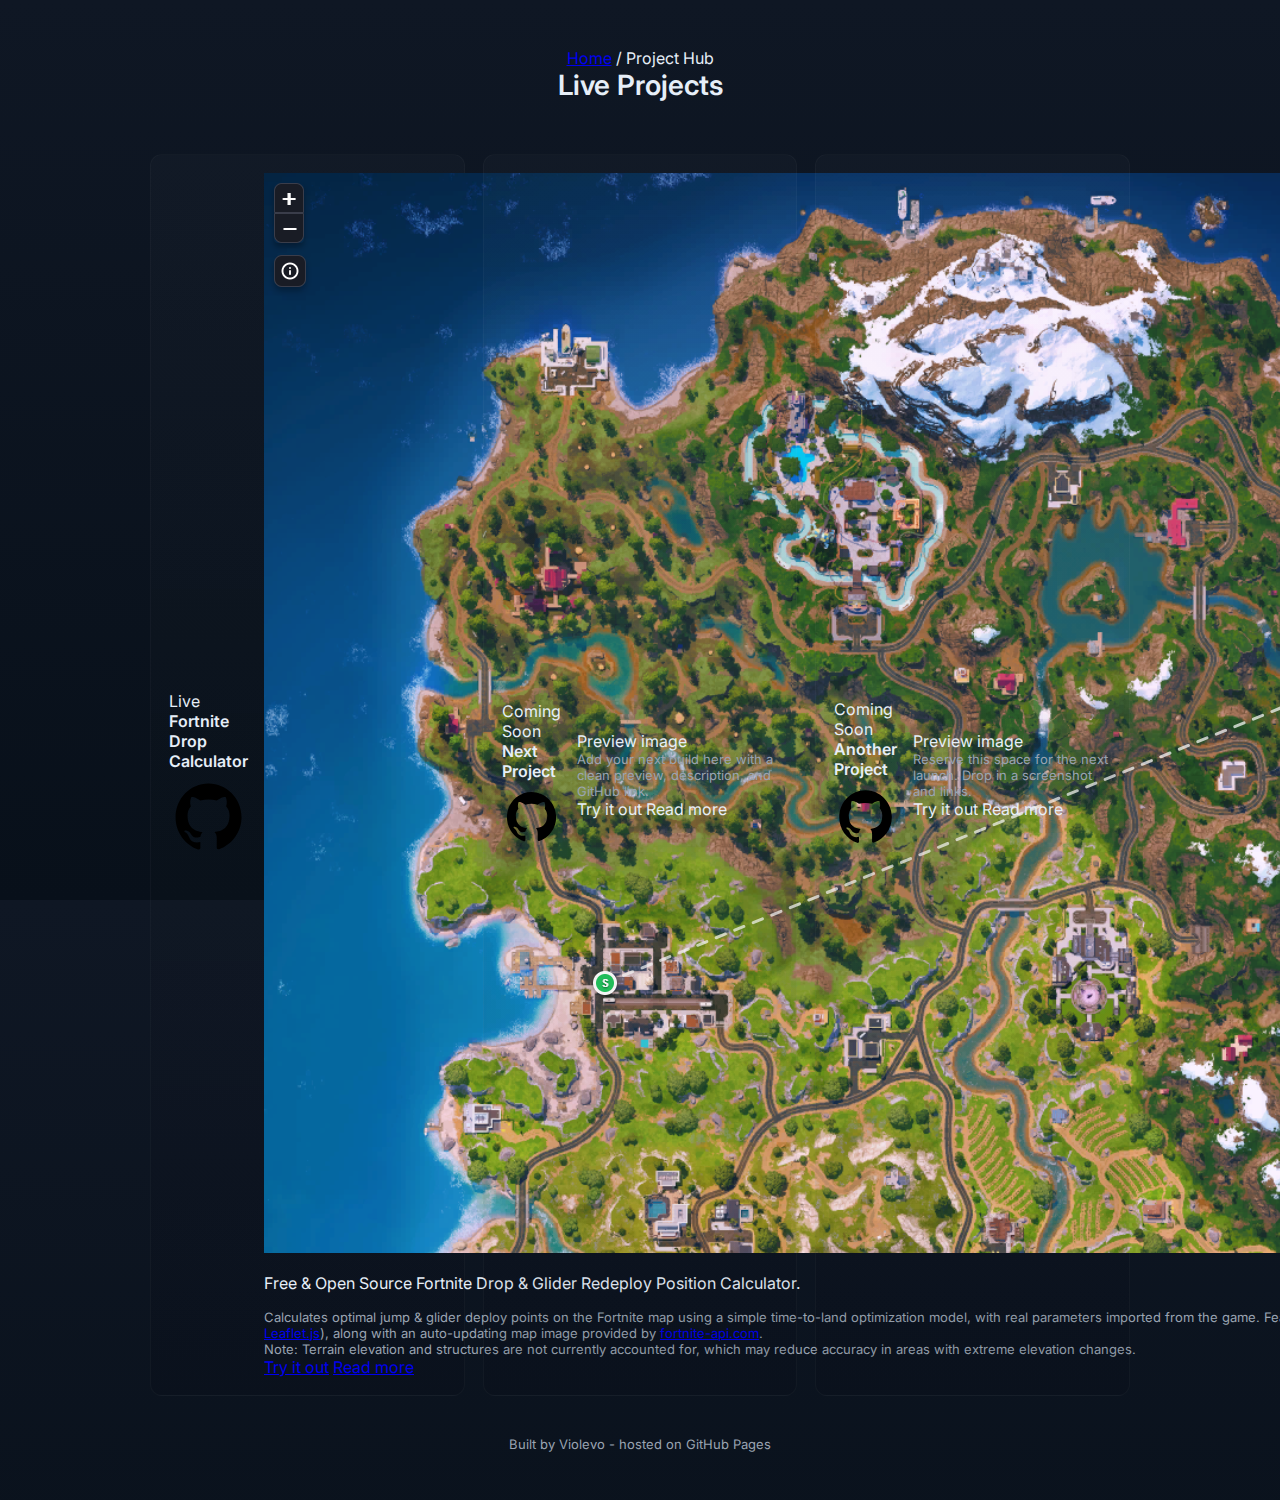
<file: projects/index.html>
<!DOCTYPE html>
<html lang="en">
<head>
    <meta charset="utf-8">
    <meta name="viewport" content="width=device-width,initial-scale=1">
    <title>Violevo — Projects</title>
    <link rel="preconnect" href="https://fonts.gstatic.com" crossorigin>
    <link href="https://fonts.googleapis.com/css2?family=Inter:wght@400;600&display=swap" rel="stylesheet">
    <link rel="stylesheet" href="styles.css">
</head>
<body>
    <div class="hub-background" aria-hidden="true">
        <span class="hub-orbit hub-orbit-one"></span>
        <span class="hub-orbit hub-orbit-two"></span>
    </div>

    <main class="hub-container">
        <header class="hub-header">
            <div class="hub-eyebrow">
                <a class="hub-home-link" href="https://violevo.github.io/">Home</a>
                <span aria-hidden="true">/</span>
                <span>Project Hub</span>
            </div>
            <h1 class="hub-title">Live Projects</h1>
        </header>

        <section class="hub-grid" aria-label="Projects">
            <article class="hub-card hub-card-featured" data-project="Fortnite Drop Calculator">
                <div class="hub-card-top">
                    <div>
                    <div class="hub-card-kicker">
                        <span class="hub-live-dot" aria-hidden="true"></span>
                        Live
                    </div>
                    <h2 class="hub-card-title">Fortnite Drop Calculator</h2>
                </div>
                <a class="hub-icon-link" href="https://github.com/violevo/fortnite-drop-calculator" target="_blank" rel="noreferrer" aria-label="GitHub: Fortnite Drop Calculator">
                            <svg viewBox="0 0 24 24" aria-hidden="true">
                                <path d="M12 2C6.48 2 2 6.58 2 12.25c0 4.55 2.87 8.41 6.85 9.78.5.1.68-.23.68-.5 0-.25-.01-.91-.01-1.78-2.78.62-3.36-1.38-3.36-1.38-.45-1.2-1.1-1.52-1.1-1.52-.9-.64.07-.63.07-.63 1 .07 1.52 1.06 1.52 1.06.89 1.57 2.34 1.12 2.9.86.09-.67.35-1.12.64-1.38-2.22-.26-4.56-1.15-4.56-5.12 0-1.13.39-2.05 1.03-2.78-.1-.26-.45-1.31.1-2.73 0 0 .84-.28 2.75 1.04.8-.23 1.65-.35 2.5-.35.85 0 1.7.12 2.5.35 1.91-1.32 2.75-1.04 2.75-1.04.55 1.42.2 2.47.1 2.73.64.73 1.03 1.65 1.03 2.78 0 3.98-2.34 4.85-4.57 5.1.36.32.69.94.69 1.9 0 1.37-.01 2.47-.01 2.81 0 .27.18.6.69.5 3.97-1.37 6.84-5.23 6.84-9.78C22 6.58 17.52 2 12 2z" />
                            </svg>
                </a>
            </div>
            <div class="hub-card-main">
                <div class="hub-preview-image" aria-label="Preview of Fortnite Drop Calculator">
                    <img src="assets/map_preview.png" alt="Fortnite Drop Calculator map preview">
                </div>
                <div class="hub-card-body">
                    <p class="hub-card-subtitle">Free & Open Source Fortnite Drop & Glider Redeploy Position Calculator.</p>
                    <p class="hub-card-desc">
                        Calculates optimal jump & glider deploy points on the Fortnite map using a simple time-to-land optimization model, with real parameters imported from the game. 
                        Features a fully interactive map, complete with zooming and panning, plus draggable map elements and real-time drop updates (courtesy of <a class="hub-inline-link" href="https://leafletjs.com/" target="_blank" rel="noreferrer">Leaflet.js</a>), 
                        along with an auto-updating map image provided by <a class="hub-inline-link" href="https://fortnite-api.com/" target="_blank" rel="noreferrer">fortnite-api.com</a>.</p>
                    <p class="hub-card-desc">
                        Note: Terrain elevation and structures are not currently accounted for, which may reduce accuracy in areas with extreme elevation changes. </p>           
                    <div class="hub-card-links">
                        <a class="hub-link" href="https://violevo.github.io/projects/fortnite-drop-calculator" target="_self">Try it out</a>
                        <a class="hub-read-more" href="https://violevo.github.io/projects/assets/fortnite-drop-calculator.pdf" target="_self">Read more</a>
                    </div>
                </div>
            </div>
        </article>

            <article class="hub-card hub-card-muted" data-project="Next Project">
                <div class="hub-card-top">
                    <div>
                    <div class="hub-card-kicker">Coming Soon</div>
                    <h2 class="hub-card-title">Next Project</h2>
                </div>
                <span class="hub-icon-link is-disabled" aria-hidden="true">
                            <svg viewBox="0 0 24 24" aria-hidden="true">
                                <path d="M12 2C6.48 2 2 6.58 2 12.25c0 4.55 2.87 8.41 6.85 9.78.5.1.68-.23.68-.5 0-.25-.01-.91-.01-1.78-2.78.62-3.36-1.38-3.36-1.38-.45-1.2-1.1-1.52-1.1-1.52-.9-.64.07-.63.07-.63 1 .07 1.52 1.06 1.52 1.06.89 1.57 2.34 1.12 2.9.86.09-.67.35-1.12.64-1.38-2.22-.26-4.56-1.15-4.56-5.12 0-1.13.39-2.05 1.03-2.78-.1-.26-.45-1.31.1-2.73 0 0 .84-.28 2.75 1.04.8-.23 1.65-.35 2.5-.35.85 0 1.7.12 2.5.35 1.91-1.32 2.75-1.04 2.75-1.04.55 1.42.2 2.47.1 2.73.64.73 1.03 1.65 1.03 2.78 0 3.98-2.34 4.85-4.57 5.1.36.32.69.94.69 1.9 0 1.37-.01 2.47-.01 2.81 0 .27.18.6.69.5 3.97-1.37 6.84-5.23 6.84-9.78C22 6.58 17.52 2 12 2z" />
                            </svg>
                </span>
            </div>
            <div class="hub-card-main">
                <div class="hub-preview-image hub-preview-placeholder" aria-label="Preview image placeholder">
                    <span>Preview image</span>
                </div>
                <div class="hub-card-body">
                    <p class="hub-card-desc">Add your next build here with a clean preview, description, and GitHub link.</p>
                    <div class="hub-card-links">
                        <span class="hub-link is-disabled">Try it out</span>
                        <span class="hub-read-more is-disabled">Read more</span>
                    </div>
                </div>
            </div>
        </article>

            <article class="hub-card hub-card-muted" data-project="Another Project">
                <div class="hub-card-top">
                    <div>
                    <div class="hub-card-kicker">Coming Soon</div>
                    <h2 class="hub-card-title">Another Project</h2>
                </div>
                <span class="hub-icon-link is-disabled" aria-hidden="true">
                            <svg viewBox="0 0 24 24" aria-hidden="true">
                                <path d="M12 2C6.48 2 2 6.58 2 12.25c0 4.55 2.87 8.41 6.85 9.78.5.1.68-.23.68-.5 0-.25-.01-.91-.01-1.78-2.78.62-3.36-1.38-3.36-1.38-.45-1.2-1.1-1.52-1.1-1.52-.9-.64.07-.63.07-.63 1 .07 1.52 1.06 1.52 1.06.89 1.57 2.34 1.12 2.9.86.09-.67.35-1.12.64-1.38-2.22-.26-4.56-1.15-4.56-5.12 0-1.13.39-2.05 1.03-2.78-.1-.26-.45-1.31.1-2.73 0 0 .84-.28 2.75 1.04.8-.23 1.65-.35 2.5-.35.85 0 1.7.12 2.5.35 1.91-1.32 2.75-1.04 2.75-1.04.55 1.42.2 2.47.1 2.73.64.73 1.03 1.65 1.03 2.78 0 3.98-2.34 4.85-4.57 5.1.36.32.69.94.69 1.9 0 1.37-.01 2.47-.01 2.81 0 .27.18.6.69.5 3.97-1.37 6.84-5.23 6.84-9.78C22 6.58 17.52 2 12 2z" />
                            </svg>
                </span>
            </div>
            <div class="hub-card-main">
                <div class="hub-preview-image hub-preview-placeholder" aria-label="Preview image placeholder">
                    <span>Preview image</span>
                </div>
                <div class="hub-card-body">
                    <p class="hub-card-desc">Reserve this space for the next launch. Drop in a screenshot and links.</p>
                    <div class="hub-card-links">
                        <span class="hub-link is-disabled">Try it out</span>
                        <span class="hub-read-more is-disabled">Read more</span>
                    </div>
                </div>
            </div>
        </article>
        </section>

        <footer class="hub-footer">Built by Violevo - hosted on GitHub Pages</footer>
    </main>

    <script src="script.js"></script>
</body>
</html>
</file>
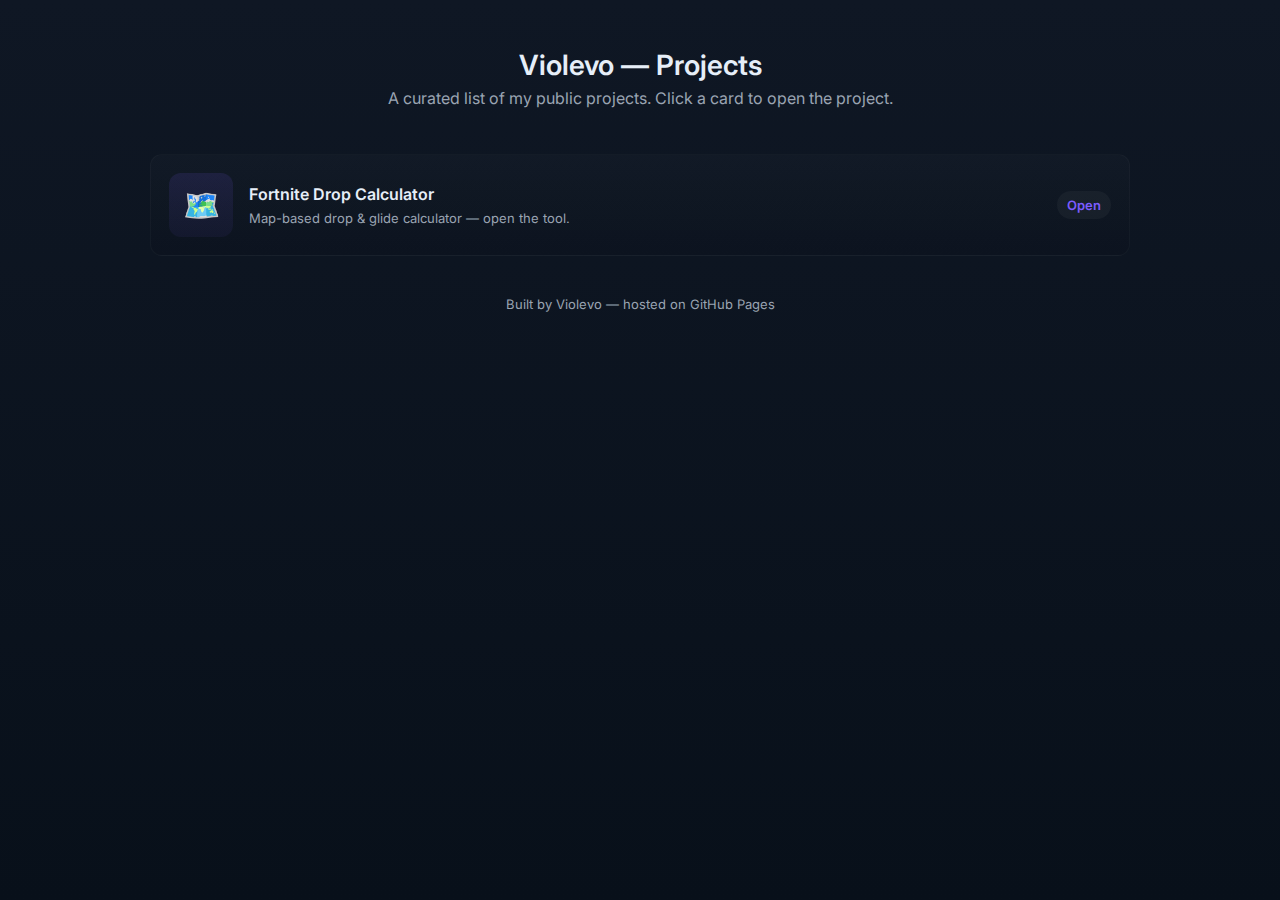
<file: src/index.html>
<!DOCTYPE html>
<html lang="en">
<head>
    <meta charset="utf-8">
    <meta name="viewport" content="width=device-width,initial-scale=1">
    <title>Violevo — Projects</title>
    <link rel="preconnect" href="https://fonts.gstatic.com" crossorigin>
    <link href="https://fonts.googleapis.com/css2?family=Inter:wght@400;600&display=swap" rel="stylesheet">
    <link rel="stylesheet" href="styles.css">
</head>
<body>
    <main class="hub-container">
        <header class="hub-header">
            <h1 class="hub-title">Violevo — Projects</h1>
            <p class="hub-subtitle">A curated list of my public projects. Click a card to open the project.</p>
        </header>

        <section class="hub-grid" aria-label="Projects">
            <a class="hub-card" href="https://violevo.github.io/fortnite-drop-calculator" target="_self" data-project="Fortnite Drop Calculator">
                <div class="hub-card-media" aria-hidden="true">🗺️</div>
                <div class="hub-card-body">
                    <h2 class="hub-card-title">Fortnite Drop Calculator</h2>
                    <p class="hub-card-desc">Map-based drop & glide calculator — open the tool.</p>
                </div>
                <span class="hub-card-cta">Open</span>
            </a>
        </section>

        <footer class="hub-footer">Built by Violevo — hosted on GitHub Pages</footer>
    </main>

    <script src="script.js"></script>
</body>
</html>
</file>
<file: projects/styles.css>
:root{
	--hub-bg:#0f1724;
	--hub-card:#0b1220;
	--hub-accent:#7c5cff;
	--hub-muted:#9aa4b2;
	--hub-white:#e6eef8;
	--hub-radius:12px;
}

*{box-sizing:border-box}
html,body{height:100%}
body{
	margin:0;
	font-family:Inter, system-ui, -apple-system, "Segoe UI", Roboto, "Helvetica Neue", Arial;
	background:linear-gradient(180deg,var(--hub-bg),#08101a);
	color:var(--hub-white);
	-webkit-font-smoothing:antialiased;
}

.hub-container{
	min-height:100vh;
	display:flex;
	flex-direction:column;
	align-items:center;
	padding:48px 20px;
}

.hub-header{max-width:980px;text-align:center;margin-bottom:28px}
.hub-title{font-size:28px;margin:0 0 6px;font-weight:600}
.hub-subtitle{margin:0;color:var(--hub-muted)}

.hub-grid{display:grid;grid-template-columns:repeat(auto-fit,minmax(260px,1fr));gap:18px;width:100%;max-width:980px;margin-top:18px}

.hub-card{display:flex;align-items:center;gap:16px;padding:18px;background:linear-gradient(180deg,rgba(255,255,255,0.02),rgba(0,0,0,0.06));border-radius:var(--hub-radius);text-decoration:none;color:inherit;border:1px solid rgba(255,255,255,0.03);transition:transform .18s ease,box-shadow .18s ease;}
.hub-card:focus{outline:3px solid rgba(124,92,255,0.18);outline-offset:4px}
.hub-card:hover{transform:translateY(-6px);box-shadow:0 10px 30px rgba(2,6,23,0.6)}

.hub-card-media{width:64px;height:64px;border-radius:12px;display:flex;align-items:center;justify-content:center;font-size:30px;background:linear-gradient(180deg,rgba(124,92,255,0.12),rgba(124,92,255,0.06));}
.hub-card-body{flex:1;min-width:0}
.hub-card-title{font-size:16px;margin:0 0 6px;font-weight:600}
.hub-card-desc{margin:0;color:var(--hub-muted);font-size:13px}
.hub-card-cta{padding:6px 10px;border-radius:999px;background:rgba(255,255,255,0.04);color:var(--hub-accent);font-weight:600;font-size:13px}

.hub-footer{margin-top:40px;color:var(--hub-muted);font-size:13px}

@media (max-width:420px){
	.hub-container{padding:28px 14px}
	.hub-card{padding:14px}
	.hub-card-media{width:52px;height:52px;font-size:24px}
}

/* Keep selectors namespaced to avoid colliding with project styles */
</file>
<file: src/styles.css>
:root{
	--hub-bg:#0f1724;
	--hub-card:#0b1220;
	--hub-accent:#7c5cff;
	--hub-muted:#9aa4b2;
	--hub-white:#e6eef8;
	--hub-radius:12px;
}

*{box-sizing:border-box}
html,body{height:100%}
body{
	margin:0;
	font-family:Inter, system-ui, -apple-system, "Segoe UI", Roboto, "Helvetica Neue", Arial;
	background:linear-gradient(180deg,var(--hub-bg),#08101a);
	color:var(--hub-white);
	-webkit-font-smoothing:antialiased;
}

.hub-container{
	min-height:100vh;
	display:flex;
	flex-direction:column;
	align-items:center;
	padding:48px 20px;
}

.hub-header{max-width:980px;text-align:center;margin-bottom:28px}
.hub-title{font-size:28px;margin:0 0 6px;font-weight:600}
.hub-subtitle{margin:0;color:var(--hub-muted)}

.hub-grid{display:grid;grid-template-columns:repeat(auto-fit,minmax(260px,1fr));gap:18px;width:100%;max-width:980px;margin-top:18px}

.hub-card{display:flex;align-items:center;gap:16px;padding:18px;background:linear-gradient(180deg,rgba(255,255,255,0.02),rgba(0,0,0,0.06));border-radius:var(--hub-radius);text-decoration:none;color:inherit;border:1px solid rgba(255,255,255,0.03);transition:transform .18s ease,box-shadow .18s ease;}
.hub-card:focus{outline:3px solid rgba(124,92,255,0.18);outline-offset:4px}
.hub-card:hover{transform:translateY(-6px);box-shadow:0 10px 30px rgba(2,6,23,0.6)}

.hub-card-media{width:64px;height:64px;border-radius:12px;display:flex;align-items:center;justify-content:center;font-size:30px;background:linear-gradient(180deg,rgba(124,92,255,0.12),rgba(124,92,255,0.06));}
.hub-card-body{flex:1;min-width:0}
.hub-card-title{font-size:16px;margin:0 0 6px;font-weight:600}
.hub-card-desc{margin:0;color:var(--hub-muted);font-size:13px}
.hub-card-cta{padding:6px 10px;border-radius:999px;background:rgba(255,255,255,0.04);color:var(--hub-accent);font-weight:600;font-size:13px}

.hub-footer{margin-top:40px;color:var(--hub-muted);font-size:13px}

@media (max-width:420px){
	.hub-container{padding:28px 14px}
	.hub-card{padding:14px}
	.hub-card-media{width:52px;height:52px;font-size:24px}
}

/* Keep selectors namespaced to avoid colliding with project styles */
</file>
